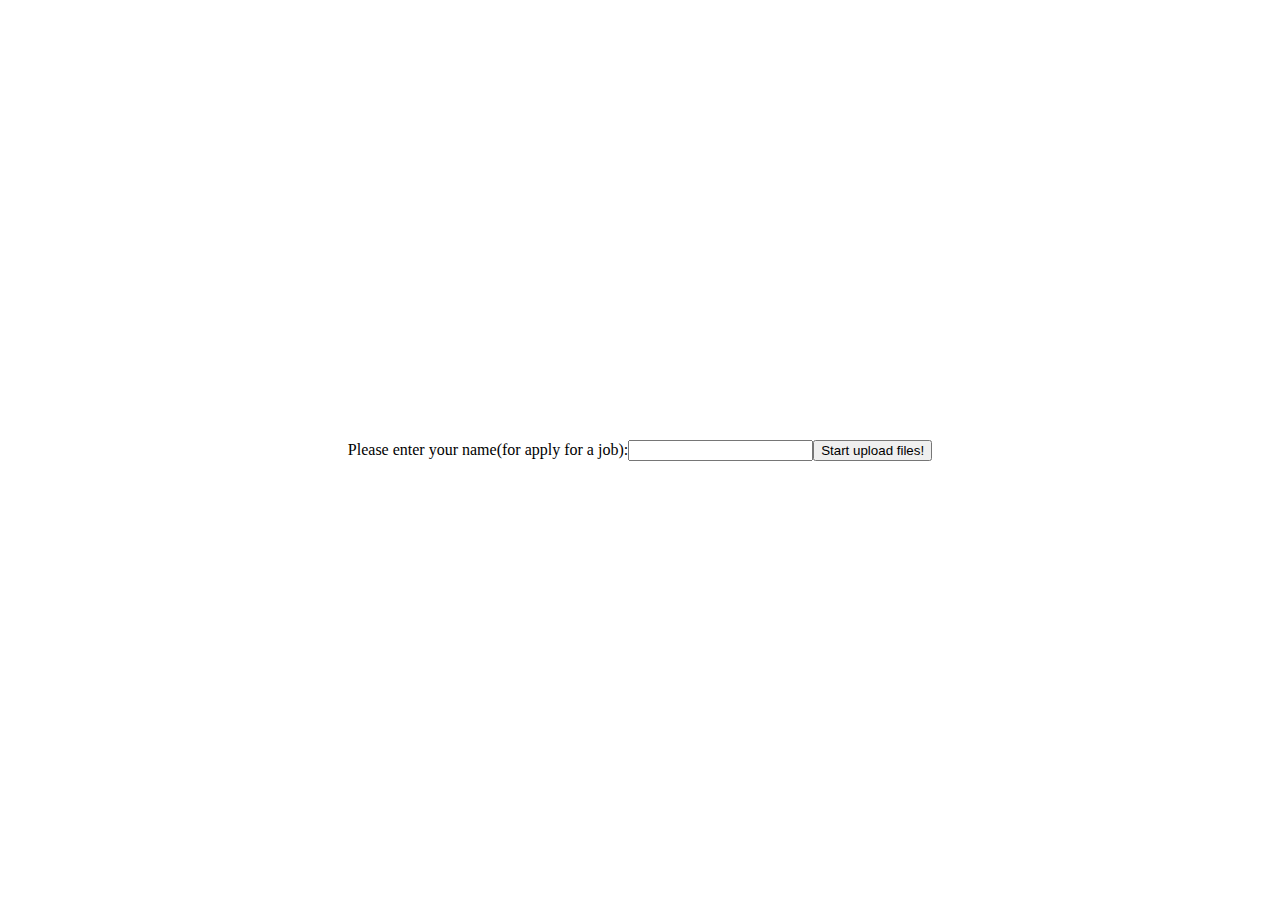
<file: file-uploader-promises/index.html>
<!DOCTYPE html>
<html lang="en">
  <head>
    <meta charset="UTF-8" />
    <meta http-equiv="X-UA-Compatible" content="IE=edge" />
    <meta name="viewport" content="width=device-width, initial-scale=1.0" />
    <title>File Upload With Promises</title>
    <style>
      body {
        margin: 0;
        padding: 0;
      }
      #container {
        width: 100vw;
        height: 100vh;
        display: flex;
        justify-content: center;
        align-items: center;
      }
      .popup {
        background: antiquewhite;
        position: fixed;
        height: 100vh;
        width: 100vw;
        transition: all 0.25s;
        top: 0;
        display: grid;
        justify-content: center;
        align-items: center;
        pointer-events: none;
        --opacity: 0;
        opacity: var(--opacity);
      }
      .popup fieldset {
        background: var(--grey);
        padding: 2rem;
        border: 3px solid var(--pink);
        border-radius: 5px;
        box-shadow: var(--box-shadow);
        transition: all 0.2s;
        --scale: 0.3;
        transform: scale(var(--scale));
      }
      .popup.open {
        --opacity: 1;
        pointer-events: all;
      }
      .popup.open fieldset {
        --scale: 1;
      }
    </style>
    <script src="script.js" defer></script>
  </head>
  <body>
    <div id="container">
      <label for="name">Please enter your name(for apply for a job):</label>
      <input type="text" name="name" />
      <button id="btn">Start upload files!</button>
    </div>
  </body>
</html>
</file>
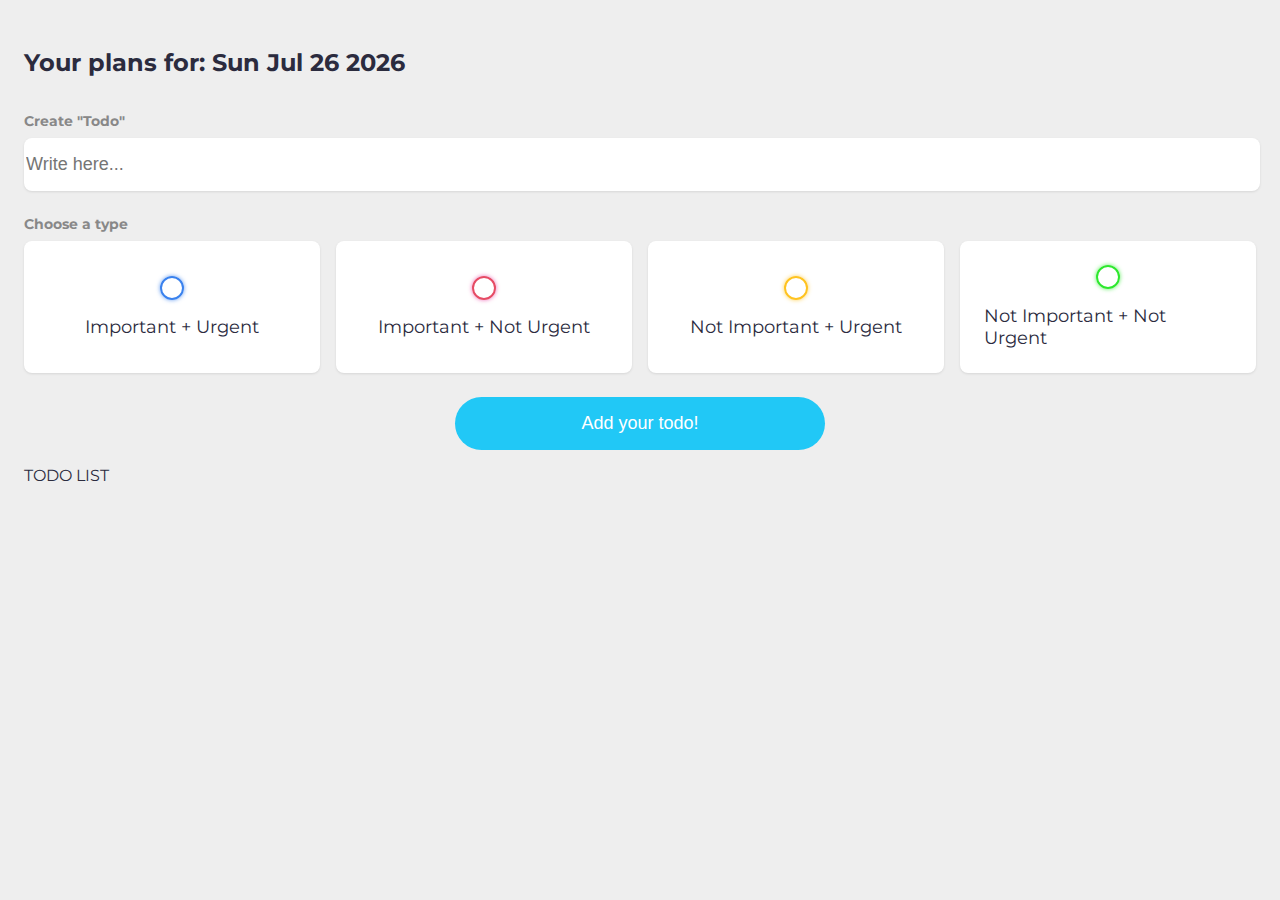
<file: my-todo-app/index.html>
<!DOCTYPE html>
<html lang="en">
  <head>
    <meta charset="UTF-8" />
    <meta http-equiv="X-UA-Compatible" content="IE=edge" />
    <meta name="viewport" content="width=device-width, initial-scale=1.0" />
    <title>ToDo App</title>
    <link
      rel="icon"
      href="https://cdn-icons-png.flaticon.com/512/8344/8344893.png"
      type="image/x-icon"
    />
    <link rel="stylesheet" href="style.css" />
    <link rel="preconnect" href="https://fonts.googleapis.com" />
    <link rel="preconnect" href="https://fonts.gstatic.com" crossorigin />
    <link
      href="https://fonts.googleapis.com/css2?family=Montserrat:wght@400;500;700&display=swap"
      rel="stylesheet"
    />
    <script src="script.js" defer></script>
  </head>

  <body>
    <main class="main">
      <div class="heading">
        <h1 class="title">
          Your plans for:
          <span id="date"></span>
        </h1>
      </div>

      <div class="main_todo">
        <form id="new_todo">
          <h4>Create "Todo"</h4>
          <input
            type="text"
            name="content"
            id="content"
            placeholder="Write here..."
          />

          <h4>Choose a type</h4>
          <div class="todo_options">
            <label>
              <input type="radio" name="category" id="category1" value="i-u" />
              <span class="bubble i-u"></span>
              <div class="i-u">Important + Urgent</div>
            </label>

            <label>
              <input type="radio" name="category" id="category2" value="i-nu" />
              <span class="bubble i-nu"></span>
              <div class="i-nu">Important + Not Urgent</div>
            </label>

            <label>
              <input type="radio" name="category" id="category3" value="ni-u" />
              <span class="bubble ni-u"></span>
              <div class="ni-u">Not Important + Urgent</div>
            </label>

            <label>
              <input
                type="radio"
                name="category"
                id="category4"
                value="nu-ni"
              />
              <span class="bubble ni-nu"></span>
              <div class="ni-nu">Not Important + Not Urgent</div>
            </label>
          </div>

          <input type="submit" value="Add your todo!" />
        </form>
      </div>

      <div class="todo_list">
        <h3>TODO LIST</h3>
        <div class="list" id="todo_list"></div>
        <!-- <div class="todo_item done">
          <label>
            <input type="checkbox"/>
            <span class="bubble i-u"></span>
          </label>

          <div class="todo_content">
            <input type="text" value="Make a video" readonly />
          </div>

          <div class="todo_actions">
            <button class="edit">Edit</button>
            <button class="delete">Delete</button>
          </div>
        </div> -->
      </div>
    </main>
  </body>
</html>
</file>
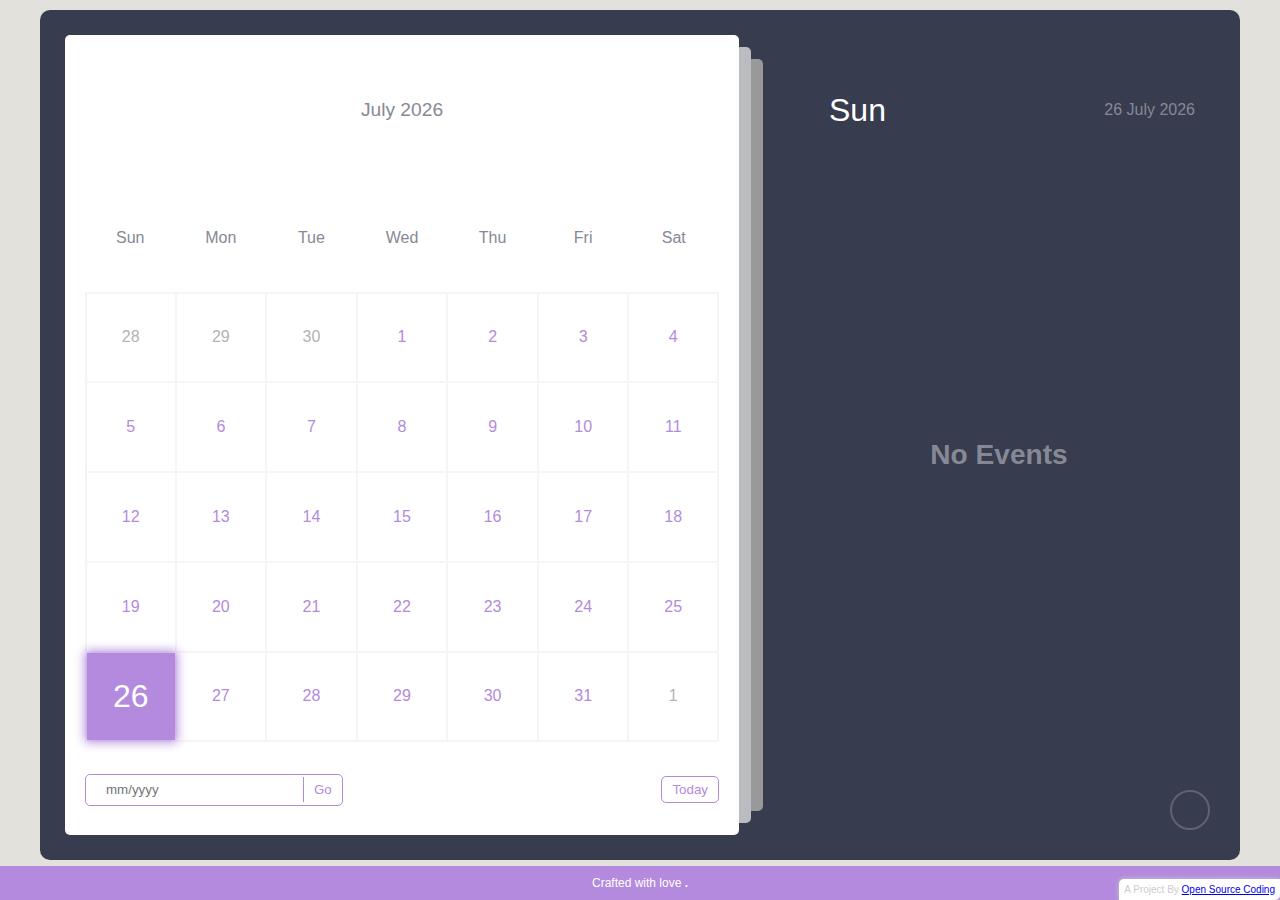
<file: organizer-app/index.html>
<!DOCTYPE html>
<html lang="en">
  <head>
    <meta charset="UTF-8" />
    <meta http-equiv="X-UA-Compatible" content="IE=edge" />
    <meta name="viewport" content="width=device-width, initial-scale=1.0" />
    <meta
      name="description"
      content="Stay organized with our user-friendly Calendar featuring events, reminders, and a customizable interface. Built with HTML, CSS, and JavaScript. Start scheduling today!"
    />
    <meta
      name="keywords"
      content="calendar, events, reminders, javascript, html, css, open source coding"
    />
    <link
      rel="stylesheet"
      href="https://cdnjs.cloudflare.com/ajax/libs/font-awesome/6.2.0/css/all.min.css"
      integrity="sha512-xh6O/CkQoPOWDdYTDqeRdPCVd1SpvCA9XXcUnZS2FmJNp1coAFzvtCN9BmamE+4aHK8yyUHUSCcJHgXloTyT2A=="
      crossorigin="anonymous"
      referrerpolicy="no-referrer"
    />
    <link rel="stylesheet" href="style.css" />
    <title>Calendar with Events</title>
  </head>
  <body>
    <div class="container">
      <div class="left">
        <div class="calendar">
          <div class="month">
            <i class="fas fa-angle-left prev"></i>
            <div class="date">december 2015</div>
            <i class="fas fa-angle-right next"></i>
          </div>
          <div class="weekdays">
            <div>Sun</div>
            <div>Mon</div>
            <div>Tue</div>
            <div>Wed</div>
            <div>Thu</div>
            <div>Fri</div>
            <div>Sat</div>
          </div>
          <div class="days"></div>
          <div class="goto-today">
            <div class="goto">
              <input type="text" placeholder="mm/yyyy" class="date-input" />
              <button class="goto-btn">Go</button>
            </div>
            <button class="today-btn">Today</button>
          </div>
        </div>
      </div>
      <div class="right">
        <div class="today-date">
          <div class="event-day">wed</div>
          <div class="event-date">12th december 2022</div>
        </div>
        <div class="events"></div>
        <div class="add-event-wrapper">
          <div class="add-event-header">
            <div class="title">Add Event</div>
            <i class="fas fa-times close"></i>
          </div>
          <div class="add-event-body">
            <div class="add-event-input">
              <input type="text" placeholder="Event Name" class="event-name" />
            </div>
            <div class="add-event-input">
              <input
                type="text"
                placeholder="Event Time From"
                class="event-time-from"
              />
            </div>
            <div class="add-event-input">
              <input
                type="text"
                placeholder="Event Time To"
                class="event-time-to"
              />
            </div>
          </div>
          <div class="add-event-footer">
            <button class="add-event-btn">Add Event</button>
          </div>
        </div>
      </div>
      <button class="add-event">
        <i class="fas fa-plus"></i>
      </button>
    </div>

    <div class="credits">
      <p>
        Crafted with love
        <a href="#"">.</a>
      </p>
    </div>

    <script src="script.js"></script>
  </body>
</html>
</file>
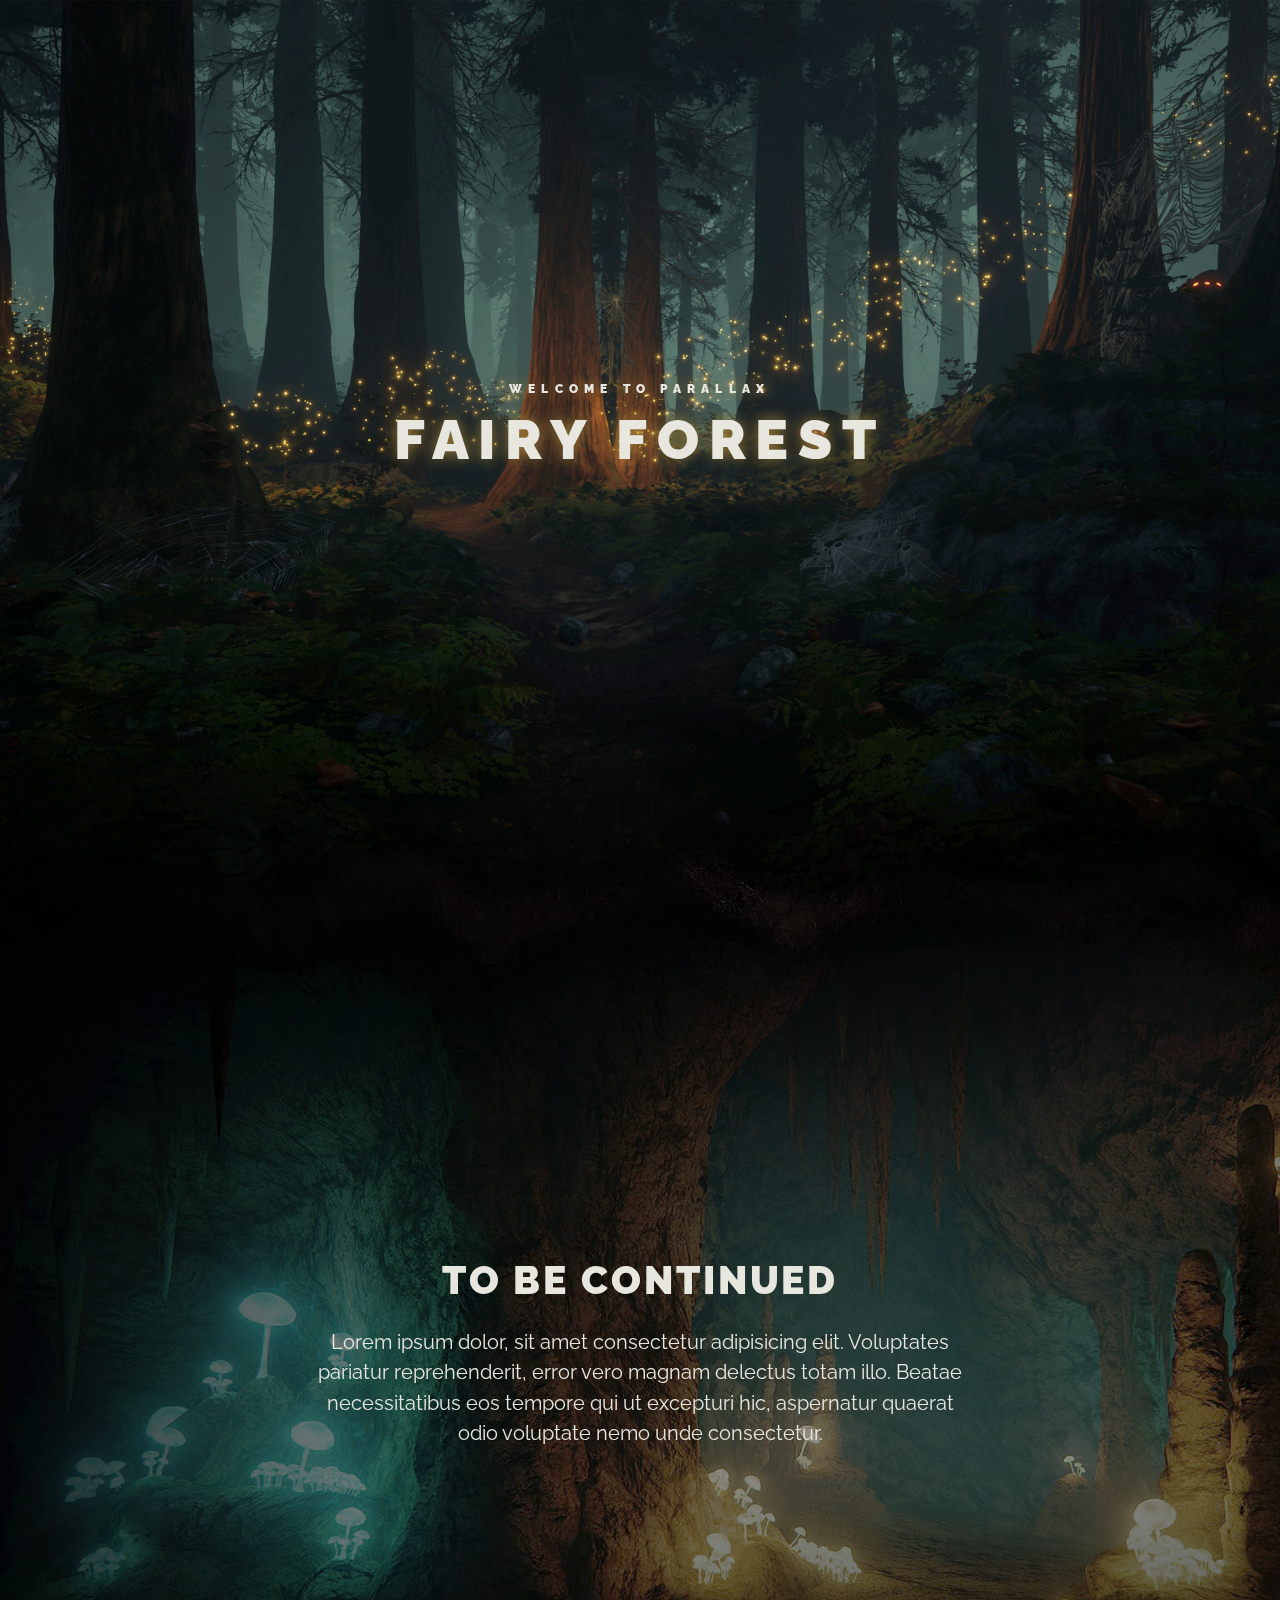
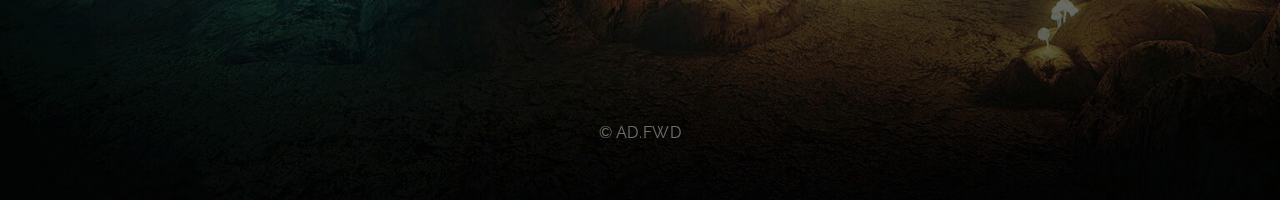
<file: parallax-landing-page/index.html>
<!DOCTYPE html>
<html lang="en">
  <head>
    <meta charset="UTF-8" />
    <meta http-equiv="X-UA-Compatible" content="IE=edge" />
    <meta name="viewport" content="width=device-width, initial-scale=1.0" />
    <title>Fairy Forest</title>
    <link rel="stylesheet" href="css/main.css" />
    <script src="libs/gsap/gsap.min.js" defer></script>
    <script src="libs/gsap/ScrollTrigger.min.js" defer></script>
    <script src="libs/gsap/ScrollSmoother.min.js" defer></script>
    <script src="js/app.js" defer></script>
    <!-- данные скрипты не блокируют загрузку всего контента, который находится в тэге бади, а загружаются уже после того, как все загружено -->
  </head>
  <body>
    <div class="wrapper">
      <div class="content">
        <header class="main-header">
          <div class="layers">
            <div class="layer__header">
              <div class="layers__caption">Welcome to Parallax</div>
              <div class="layers__title">Fairy Forest</div>
            </div>
            <div
              class="layer layers__base"
              style="background-image: url(img/layer-base.png)"
            ></div>
            <div
              class="layer layers__middle"
              style="background-image: url(img/layer-middle.png)"
            ></div>
            <div
              class="layer layers__front"
              style="background-image: url(img/layer-front.png)"
            ></div>
          </div>
        </header>

        <article
          class="main-article"
          style="background-image: url(img/dungeon.jpg)"
        >
          <div class="main-article__content">
            <h2 class="main-article__header">To be continued</h2>
            <p class="main-article__text">
              Lorem ipsum dolor, sit amet consectetur adipisicing elit.
              Voluptates pariatur reprehenderit, error vero magnam delectus
              totam illo. Beatae necessitatibus eos tempore qui ut excepturi
              hic, aspernatur quaerat odio voluptate nemo unde consectetur.
            </p>
          </div>
          <div class="copy">© AD.FWD</div>
        </article>
      </div>
    </div>
  </body>
</html>
</file>
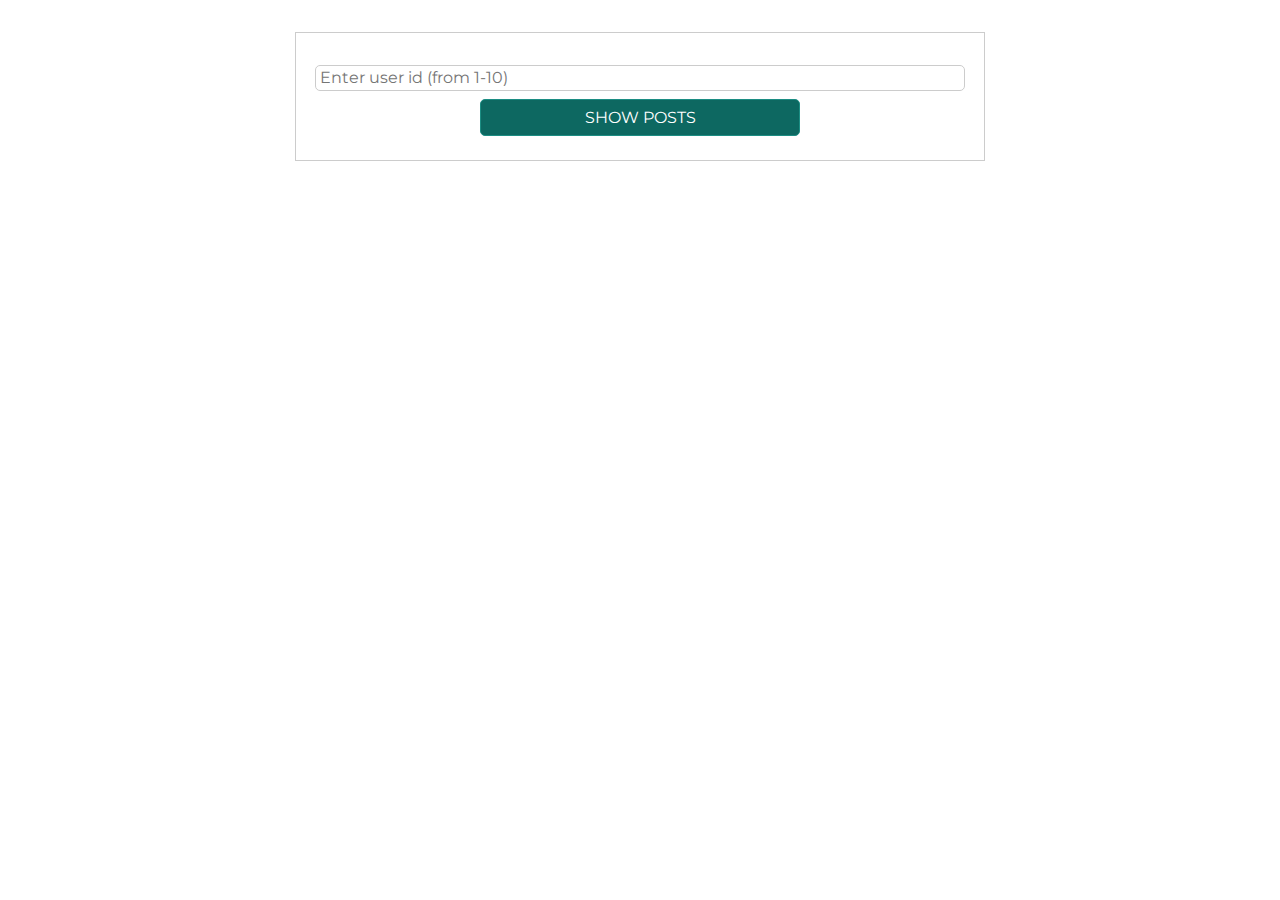
<file: posts&comments-http-request/index.html>
<!DOCTYPE html>
<html lang="en">
  <head>
    <meta charset="UTF-8" />
    <meta http-equiv="X-UA-Compatible" content="IE=edge" />
    <meta name="viewport" content="width=device-width, initial-scale=1.0" />
    <title>POSTS & COMMENTS</title>
    <link rel="stylesheet" href="style.css" />
    <link rel="preconnect" href="https://fonts.googleapis.com" />
    <link rel="preconnect" href="https://fonts.gstatic.com" crossorigin />
    <link
      href="https://fonts.googleapis.com/css2?family=Montserrat:wght@400;500;700&display=swap"
      rel="stylesheet"
    />
    <script src="script.js" defer></script>
  </head>
  <body>
    <template id="single-post">
      <li class="post-item">
        <h2></h2>
        <p></p>
        <button>SHOW COMMENTS</button>
        <ul class="comments"></ul>
      </li>
    </template>

    <template id="single-comment">
      <li class="comment-item">
        <h2></h2>
        <!--name-->
        <h3></h3>
        <!--email-->
        <p></p>
        <!--body-->
      </li>
    </template>

    <section id="available-posts">
      <input
        type="text"
        name="user_id"
        id="user_id"
        maxlength="2"
        min="1"
        max="10"
        step="1"
        placeholder="Enter user id (from 1-10)"
        pattern="[0-9]{2}"
      />
      <button id="fetch">SHOW POSTS</button>
      <ul class="posts"></ul>
    </section>
  </body>
</html>
</file>
<file: my-todo-app/style.css>
:root {
  --basic: #21c8f6;
  --light: #eee;
  --bold: #2b2b3e;
  --edit: purple;
  --danger: #ff5b57;
  --grey: #888;
  --i-u: #3a82ee;
  --i-nu: #e64b65;
  --ni-u: #ffc320;
  --ni-nu: #2ee82e;

  --shadow: 0 1px 2.5px rgba(0, 0, 0, 0.1);
  --i-u-glow: 0px 0px 4px rgb(58, 130, 238, 0.75);
  --i-nu-glow: 0px 0px 4px rgb(234, 64, 164, 0.75);
  --ni-u-glow: 0px 0px 4px rgb(255, 195, 32, 0.75);
  --ni-nu-glow: 0px 0px 4px rgb(46, 232, 46, 0.75);
}
body {
  margin: 0;
  padding: 0;
  box-sizing: border-box;
  font-family: "Montserrat", sans-serif;
  background: var(--light);
  color: var(--bold);
}
.main {
  /*rem - sets the size relative to the 
  font size of the html element*/
  margin-top: 2rem;
  margin-bottom: 2rem;
  padding-left: 1.5rem;
  padding-right: 1.5rem;
}
h3 {
  color: var(--bold);
  font-size: 1rem;
  font-weight: 400;
  margin-bottom: 0.5rem;
}
h4 {
  color: var(--grey);
  font-size: 0.875rem;
  font-weight: 700;
  margin-bottom: 0.5rem;
}

input:not([type="radio"]):not([type="checkbox"]),
button {
  appearance: none;
  border: none;
  outline: none;
  background: none;
  cursor: initial;
}
.heading {
  display: flex;
}
.title input {
  margin-left: 0.5rem;
  flex: 1 1 0%;
  min-width: 0;
}
.title,
.title input {
  color: var(--bold);
  font-size: 1.5rem;
  font-weight: 700;
}
.main_todo input[type="text"] {
  display: block;
  width: 100%;
  font-size: 1.125rem;
  padding-top: 1rem;
  padding-bottom: 1rem;
  color: var(--bold);
  background: #fff;
  border-radius: 0.5rem;
  box-shadow: var(--shadow);
  margin-bottom: 1.5rem;
}
.todo_options {
  display: grid;
  grid-template-columns: repeat(4, 1fr);
  grid-gap: 1rem;
  margin-bottom: 1.5rem;
}
.todo_options label {
  display: flex;
  flex-direction: column;
  align-items: center;
  justify-content: center;
  padding: 1.5rem;
  background-color: white;
  border-radius: 0.5rem;
  box-shadow: var(--shadow);
  cursor: pointer;
}
input[type="radio"],
input[type="checkbox"] {
  display: none;
}
.bubble {
  display: flex;
  align-items: center;
  justify-content: center;
  width: 20px;
  height: 20px;
  border-radius: 50%;
  border: 2px solid var(--i-u);
  box-shadow: var(--i-u-glow);
}
.bubble.i-nu {
  color: var(--i-nu);
  border-color: var(--i-nu);
  box-shadow: var(--i-nu-glow);
}
.bubble.ni-u {
  border-color: var(--ni-u);
  box-shadow: var(--ni-u-glow);
}
.bubble.ni-nu {
  border-color: var(--ni-nu);
  box-shadow: var(--ni-nu-glow);
}
.bubble::after {
  content: "";
  display: block;
  opacity: 0;
  width: 0;
  height: 0;
  background-color: var(--i-u);
  box-shadow: var(--i-u-glow);
  border-radius: 50%;
  transition: 0.2s ease-in-out;
}
.bubble.i-nu::after {
  background-color: var(--i-nu);
  box-shadow: var(--i-nu-glow);
}
.bubble.ni-u::after {
  background-color: var(--ni-u);
  box-shadow: var(--ni-u-glow);
}
.bubble.ni-nu::after {
  background-color: var(--ni-nu);
  box-shadow: var(--ni-nu-glow);
}
input:checked ~ .bubble::after {
  /*if it next to .bubble::after */
  width: 10px;
  height: 10px;
  opacity: 1;
}
.todo_options label div {
  color: var(--bold);
  font-size: 1.125rem;
  margin-top: 1rem;
}
.main_todo input[type="submit"] {
  display: block;
  width: 30%;
  font-size: 1.125rem;
  padding: 1rem 1.5rem;
  margin: 0 35%;
  color: white;
  background-color: var(--basic);
  border-radius: 2rem;
  box-shadow: rgb(33, 200, 246, 0.75);
  cursor: pointer;
  transition: 0.2s ease-in-out;
}
.main_todo input[type="submit"]:hover {
  opacity: 0.75;
}
.todo_list .list {
  margin: 1rem 0;
}
.todo_item {
  display: flex;
  align-items: center;
  background-color: white;
  padding: 1rem;
  border-radius: 0.5rem;
  box-shadow: var(--shadow);
  margin-bottom: 1rem;
}
.todo_item label {
  display: block;
  margin-right: 1rem;
  cursor: pointer;
}
.todo_content {
  flex: 1 1 0%; /*align to the right side*/
}
.todo_content input {
  color: var(--bold);
  font-size: 1.125rem;
}
.todo_actions {
  display: flex;
  align-items: center;
}
.todo_actions button {
  display: block;
  padding: 0.5rem;
  border-radius: 0.25rem;
  color: white;
  cursor: pointer;
  transition: 0.2s ease-in-out;
}
.todo_actions button:hover {
  opacity: 0.75;
}
.edit {
  margin-right: 0.5rem;
  background-color: var(--edit);
}
.delete {
  background-color: var(--danger);
}
.todo_item.done .todo_content input {
  text-decoration: line-through;
  color: var(--grey);
}
</file>
<file: organizer-app/style.css>
:root {
  --primary-clr: #b38add;
}
* {
  margin: 0;
  padding: 0;
  box-sizing: border-box;
  font-family: "Poppins", sans-serif;
}
/* nice scroll bar */
::-webkit-scrollbar {
  width: 5px;
}
::-webkit-scrollbar-track {
  background: #f5f5f5;
  border-radius: 50px;
}
::-webkit-scrollbar-thumb {
  background: var(--primary-clr);
  border-radius: 50px;
}

body {
  position: relative;
  min-height: 100vh;
  display: flex;
  align-items: center;
  justify-content: center;
  padding-bottom: 30px;
  background-color: #e2e1dc;
}
.container {
  position: relative;
  width: 1200px;
  min-height: 850px;
  margin: 0 auto;
  padding: 5px;
  color: #fff;
  display: flex;

  border-radius: 10px;
  background-color: #373c4f;
}
.left {
  width: 60%;
  padding: 20px;
}
.calendar {
  position: relative;
  width: 100%;
  height: 100%;
  display: flex;
  flex-direction: column;
  flex-wrap: wrap;
  justify-content: space-between;
  color: #878895;
  border-radius: 5px;
  background-color: #fff;
}
/* set after behind the main element */
.calendar::before,
.calendar::after {
  content: "";
  position: absolute;
  top: 50%;
  left: 100%;
  width: 12px;
  height: 97%;
  border-radius: 0 5px 5px 0;
  background-color: #d3d4d6d7;
  transform: translateY(-50%);
}
.calendar::before {
  height: 94%;
  left: calc(100% + 12px);
  background-color: rgb(153, 153, 153);
}
.calendar .month {
  width: 100%;
  height: 150px;
  display: flex;
  align-items: center;
  justify-content: space-between;
  padding: 0 50px;
  font-size: 1.2rem;
  font-weight: 500;
  text-transform: capitalize;
}
.calendar .month .prev,
.calendar .month .next {
  cursor: pointer;
}
.calendar .month .prev:hover,
.calendar .month .next:hover {
  color: var(--primary-clr);
}
.calendar .weekdays {
  width: 100%;
  height: 100px;
  display: flex;
  align-items: center;
  justify-content: space-between;
  padding: 0 20px;
  font-size: 1rem;
  font-weight: 500;
  text-transform: capitalize;
}
.weekdays div {
  width: 14.28%;
  height: 100%;
  display: flex;
  align-items: center;
  justify-content: center;
}
.calendar .days {
  width: 100%;
  display: flex;
  flex-wrap: wrap;
  justify-content: space-between;
  padding: 0 20px;
  font-size: 1rem;
  font-weight: 500;
  margin-bottom: 20px;
}
.calendar .days .day {
  width: 14.28%;
  height: 90px;
  display: flex;
  align-items: center;
  justify-content: center;
  cursor: pointer;
  color: var(--primary-clr);
  border: 1px solid #f5f5f5;
}
.calendar .days .day:nth-child(7n + 1) {
  border-left: 2px solid #f5f5f5;
}
.calendar .days .day:nth-child(7n) {
  border-right: 2px solid #f5f5f5;
}
.calendar .days .day:nth-child(-n + 7) {
  border-top: 2px solid #f5f5f5;
}
.calendar .days .day:nth-child(n + 29) {
  border-bottom: 2px solid #f5f5f5;
}

.calendar .days .day:not(.prev-date, .next-date):hover {
  color: #fff;
  background-color: var(--primary-clr);
}
.calendar .days .prev-date,
.calendar .days .next-date {
  color: #b3b3b3;
}
.calendar .days .active {
  position: relative;
  font-size: 2rem;
  color: #fff;
  background-color: var(--primary-clr);
}
.calendar .days .active::before {
  content: "";
  position: absolute;
  top: 0;
  left: 0;
  width: 100%;
  height: 100%;
  box-shadow: 0 0 10px 2px var(--primary-clr);
}
.calendar .days .today {
  font-size: 2rem;
}
.calendar .days .event {
  position: relative;
}
.calendar .days .event::after {
  content: "";
  position: absolute;
  bottom: 10%;
  left: 50%;
  width: 75%;
  height: 6px;
  border-radius: 30px;
  transform: translateX(-50%);
  background-color: var(--primary-clr);
}
.calendar .days .day:hover.event::after {
  background-color: #fff;
}
.calendar .days .active.event::after {
  background-color: #fff;
  bottom: 20%;
}
.calendar .days .active.event {
  padding-bottom: 10px;
}
.calendar .goto-today {
  width: 100%;
  height: 50px;
  display: flex;
  align-items: center;
  justify-content: space-between;
  gap: 5px;
  padding: 0 20px;
  margin-bottom: 20px;
  color: var(--primary-clr);
}
.calendar .goto-today .goto {
  display: flex;
  align-items: center;
  border-radius: 5px;
  overflow: hidden;
  border: 1px solid var(--primary-clr);
}
.calendar .goto-today .goto input {
  width: 100%;
  height: 30px;
  outline: none;
  border: none;
  border-radius: 5px;
  padding: 0 20px;
  color: var(--primary-clr);
  border-radius: 5px;
}
.calendar .goto-today button {
  padding: 5px 10px;
  border: 1px solid var(--primary-clr);
  border-radius: 5px;
  background-color: transparent;
  cursor: pointer;
  color: var(--primary-clr);
}
.calendar .goto-today button:hover {
  color: #fff;
  background-color: var(--primary-clr);
}
.calendar .goto-today .goto button {
  border: none;
  border-left: 1px solid var(--primary-clr);
  border-radius: 0;
}
.container .right {
  position: relative;
  width: 40%;
  min-height: 100%;
  padding: 20px 0;
}

.right .today-date {
  width: 100%;
  height: 50px;
  display: flex;
  flex-wrap: wrap;
  gap: 10px;
  align-items: center;
  justify-content: space-between;
  padding: 0 40px;
  padding-left: 70px;
  margin-top: 50px;
  margin-bottom: 20px;
  text-transform: capitalize;
}
.right .today-date .event-day {
  font-size: 2rem;
  font-weight: 500;
}
.right .today-date .event-date {
  font-size: 1rem;
  font-weight: 400;
  color: #878895;
}
.events {
  width: 100%;
  height: 100%;
  max-height: 600px;
  overflow-x: hidden;
  overflow-y: auto;
  display: flex;
  flex-direction: column;
  padding-left: 4px;
}
.events .event {
  position: relative;
  width: 95%;
  min-height: 70px;
  display: flex;
  justify-content: center;
  flex-direction: column;
  gap: 5px;
  padding: 0 20px;
  padding-left: 50px;
  color: #fff;
  background: linear-gradient(90deg, #3f4458, transparent);
  cursor: pointer;
}
/* even event */
.events .event:nth-child(even) {
  background: transparent;
}
.events .event:hover {
  background: linear-gradient(90deg, var(--primary-clr), transparent);
}
.events .event .title {
  display: flex;
  align-items: center;
  pointer-events: none;
}
.events .event .title .event-title {
  font-size: 1rem;
  font-weight: 400;
  margin-left: 20px;
}
.events .event i {
  color: var(--primary-clr);
  font-size: 0.5rem;
}
.events .event:hover i {
  color: #fff;
}
.events .event .event-time {
  font-size: 0.8rem;
  font-weight: 400;
  color: #878895;
  margin-left: 15px;
  pointer-events: none;
}
.events .event:hover .event-time {
  color: #fff;
}
/* add tick in event after */
.events .event::after {
  content: "✓";
  position: absolute;
  top: 50%;
  right: 0;
  font-size: 3rem;
  line-height: 1;
  display: none;
  align-items: center;
  justify-content: center;
  opacity: 0.3;
  color: var(--primary-clr);
  transform: translateY(-50%);
}
.events .event:hover::after {
  display: flex;
}
.add-event {
  position: absolute;
  bottom: 30px;
  right: 30px;
  width: 40px;
  height: 40px;
  display: flex;
  align-items: center;
  justify-content: center;
  font-size: 1rem;
  color: #878895;
  border: 2px solid #878895;
  opacity: 0.5;
  border-radius: 50%;
  background-color: transparent;
  cursor: pointer;
}
.add-event:hover {
  opacity: 1;
}
.add-event i {
  pointer-events: none;
}
.events .no-event {
  width: 100%;
  height: 100%;
  display: flex;
  align-items: center;
  justify-content: center;
  font-size: 1.5rem;
  font-weight: 500;
  color: #878895;
}
.add-event-wrapper {
  position: absolute;
  bottom: 100px;
  left: 50%;
  width: 90%;
  max-height: 0;
  overflow: hidden;
  border-radius: 5px;
  background-color: #fff;
  transform: translateX(-50%);
  transition: max-height 0.5s ease;
}
.add-event-wrapper.active {
  max-height: 300px;
}
.add-event-header {
  width: 100%;
  height: 50px;
  display: flex;
  align-items: center;
  justify-content: space-between;
  padding: 0 20px;
  color: #373c4f;
  border-bottom: 1px solid #f5f5f5;
}
.add-event-header .close {
  font-size: 1.5rem;
  cursor: pointer;
}
.add-event-header .close:hover {
  color: var(--primary-clr);
}
.add-event-header .title {
  font-size: 1.2rem;
  font-weight: 500;
}
.add-event-body {
  width: 100%;
  height: 100%;
  display: flex;
  flex-direction: column;
  gap: 5px;
  padding: 20px;
}
.add-event-body .add-event-input {
  width: 100%;
  height: 40px;
  display: flex;
  align-items: center;
  justify-content: space-between;
  gap: 10px;
}
.add-event-body .add-event-input input {
  width: 100%;
  height: 100%;
  outline: none;
  border: none;
  border-bottom: 1px solid #f5f5f5;
  padding: 0 10px;
  font-size: 1rem;
  font-weight: 400;
  color: #373c4f;
}
.add-event-body .add-event-input input::placeholder {
  color: #a5a5a5;
}
.add-event-body .add-event-input input:focus {
  border-bottom: 1px solid var(--primary-clr);
}
.add-event-body .add-event-input input:focus::placeholder {
  color: var(--primary-clr);
}
.add-event-footer {
  display: flex;
  align-items: center;
  justify-content: center;
  padding: 20px;
}
.add-event-footer .add-event-btn {
  height: 40px;
  font-size: 1rem;
  font-weight: 500;
  outline: none;
  border: none;
  color: #fff;
  background-color: var(--primary-clr);
  border-radius: 5px;
  cursor: pointer;
  padding: 5px 10px;
  border: 1px solid var(--primary-clr);
}
.add-event-footer .add-event-btn:hover {
  background-color: transparent;
  color: var(--primary-clr);
}

/* media queries */

@media screen and (max-width: 1000px) {
  body {
    align-items: flex-start;
    justify-content: flex-start;
  }
  .container {
    min-height: 100vh;
    flex-direction: column;
    border-radius: 0;
  }
  .container .left {
    width: 100%;
    height: 100%;
    padding: 20px 0;
  }
  .container .right {
    width: 100%;
    height: 100%;
    padding: 20px 0;
  }
  .calendar::before,
  .calendar::after {
    top: 100%;
    left: 50%;
    width: 97%;
    height: 12px;
    border-radius: 0 0 5px 5px;
    transform: translateX(-50%);
  }
  .calendar::before {
    width: 94%;
    top: calc(100% + 12px);
  }
  .events {
    padding-bottom: 340px;
  }
  .add-event-wrapper {
    bottom: 100px;
  }
}
@media screen and (max-width: 500px) {
  .calendar .month {
    height: 75px;
  }
  .calendar .weekdays {
    height: 50px;
  }
  .calendar .days .day {
    height: 40px;
    font-size: 0.8rem;
  }
  .calendar .days .day.active,
  .calendar .days .day.today {
    font-size: 1rem;
  }
  .right .today-date {
    padding: 20px;
  }
}

.credits {
  position: absolute;
  bottom: 0;
  left: 0;
  right: 0;
  text-align: center;
  padding: 10px;
  font-size: 12px;
  color: #fff;
  background-color: #b38add;
}
.credits a {
  color: #fff;
  text-decoration: none;
  font-weight: 600;
}
.credits a:hover {
  text-decoration: underline;
}
</file>
<file: parallax-landing-page/css/main.css>
* {
  margin: 0;
  padding: 0;
  box-sizing: border-box;
}
:root {
  /* объявляем переменные глобально в директиве рут */
  --index: calc(
    1vw + 1vh
  ); /* включает отношение ширины к высоте, расчет размеров в зависимости от размеров экрана */
  --text__color: #e7e7e0;
  --transition: transform 0.75s cubic-bezier(0.075, 0.5, 0, 1);
}
@font-face {
  font-family: raleway_f;
  src: url(../fonts/raleway-regular.woff2);
}
@font-face {
  font-family: raleway_f;
  src: url(../fonts/raleway-black.woff2);
  font-weight: 900;
}
body {
  background-color: #010101;
  font-family: raleway_f, sans-serif;
  line-height: 1.55; /* межстрочный интервал */
}
.main-header {
  position: relative;
}
.main-header::after {
  /* псевдоэлемент, тень после блока  */
  content: "";
  position: absolute;
  z-index: 100; /* на самом верху*/
  width: 100%;
  height: calc(var(--index) * 10);
  background-size: cover;
  background-repeat: no-repeat;
  background-image: url(../img/ground.png);
  background-position: center;
  bottom: calc(var(--index) * -4.5);
}
.layers {
  height: 100vh; /* высота будет равна высоте экрана */
  display: flex;
  align-items: center; /* выравнивание по вертикали */
  justify-content: center;
  text-align: center;
  overflow: hidden;
  position: relative;
}
.layer {
  z-index: 2;
  height: 100%;
  width: 100%;
  position: absolute; /* изображение расстянулось */
  background-size: cover;
  background-position: center; /* все слои занимают всё пространство по ширине и высоте*/
  will-change: transform;
  transition: var(--transition);
}
.layers__base {
  z-index: 0;
  transform: translate3d(0, calc(var(--scrollTop) / 1.6), 0);
}
.layers__middle {
  transform: translate3d(0, calc(var(--scrollTop) / 2.5), 0); /* помедленнее */
}
.layers__front {
  transform: translate3d(0, calc(var(--scrollTop) / 5.7), 0); /* помедленнее */
}
.layer__header {
  z-index: 1;
  transform: translate3d(0, calc(var(--scrollTop) / 2), 0); /* помедленнее */
  text-transform: uppercase;
  will-change: transform;
  font-weight: 900;
  color: var(--text__color);
  text-shadow: 0 0 15px #9e7d35; /* отклонение по оси х, у, размытие, цвет */
  transition: var(--transition);
}
.layers__title {
  /* динамический, адаптивный заголовок */
  font-size: calc(var(--index) * 2.5);
  letter-spacing: calc(var(--index) / 2.25);
  /* transition: var(--transition); */
}
.layers__caption {
  font-size: calc(var(--index) / 1.75);
  letter-spacing: calc(var(--index) / 3.5);
  margin-top: calc(var(--index) * -1.75);
}

.main-article {
  --main-article__transform: translate3d(0, calc(var(--scrollTop) / -7.5), 0);
  min-height: 100vh;
  background-size: cover;
  background-color: center;
  color: var(--text__color);
  /*центрируем тескт*/
  display: flex;
  justify-content: center;
  align-items: center;
  position: relative;
  text-align: center;
}
.main-article__header {
  transition: var(--transition);
  transform: var(--main-article__transform); /* помедленнее */
  text-transform: uppercase;
  font-size: calc(var(--index) * 1.8);
  letter-spacing: calc(var(--index) / 7.5);
  will-change: transform;
}
.main-article__text {
  transform: var(--main-article__transform);
  max-width: calc(var(--index) * 30);
  font-size: calc(var(--index) * 0.9);
  margin-top: calc(var(--index) / 1.25);
  will-change: transform;
  transition: var(--transition);
}
.content {
  will-change: transform;
}
.copy {
  position: absolute;
  bottom: calc(var(--index) * 2.5); /* прижать к низу*/
  opacity: 0.45;
  font-size: calc(var(--index) * 0.75);
  letter-spacing: calc(var(--index) / 35);
}
</file>
<file: posts&comments-http-request/style.css>
body {
  margin: 0;
  padding: 0;
  box-sizing: border-box;
  font-family: "Montserrat", sans-serif;
}

button {
  font: inherit;
  border: 1px solid #1c8d83;
  color: white;
  background: hsl(175, 78%, 23%);
  padding: 0.5rem 1.5rem;
  border-radius: 5px;
  cursor: pointer;
  width: 50%;
}

button:focus {
  outline: none;
}

button:hover {
  background: #27c4b7;
  border-color: #2ba79c;
}

label,
input,
textarea {
  display: block;
  margin: 0.5rem 0;
}

input,
textarea {
  width: 100%;
  font: inherit;
  padding: 0.15rem 0.25rem;
  border: 1px solid #ccc;
  border-radius: 5px;
}

input:focus,
textarea:focus {
  outline: none;
  border-color: #27c4b7;
}

section {
  display: flex;
  justify-content: center;
  align-items: center;
  flex-direction: column;
  width: 40rem;
  max-width: 90%;
  margin: 2rem auto;
  border: 1px solid #ccc;
  padding: 1.5rem;
}

.form-control {
  margin: 0.5rem 0;
}

.posts,
.comments {
  list-style: none;
  margin: 0;
  padding: 0;
}

.post-item,
.comment-item {
  margin: 1rem 0;
  box-shadow: 0 2px 6px rgba(0, 0, 0, 0.26);
  padding: 1rem;
}

.post-item h2,
.post-item p,
.comment-item h2,
.comment-item p {
  margin: 0.5rem 0;
}

.post-item h2,
.comment-item h2 {
  font-size: 1.5rem;
  color: #414141;
}

.post-item button {
  border-color: #920181;
  background: #92017f;
}

.post-item button:hover,
.post-item button:active {
  border-color: #b029dd;
  background: #dd29ce;
}
</file>
